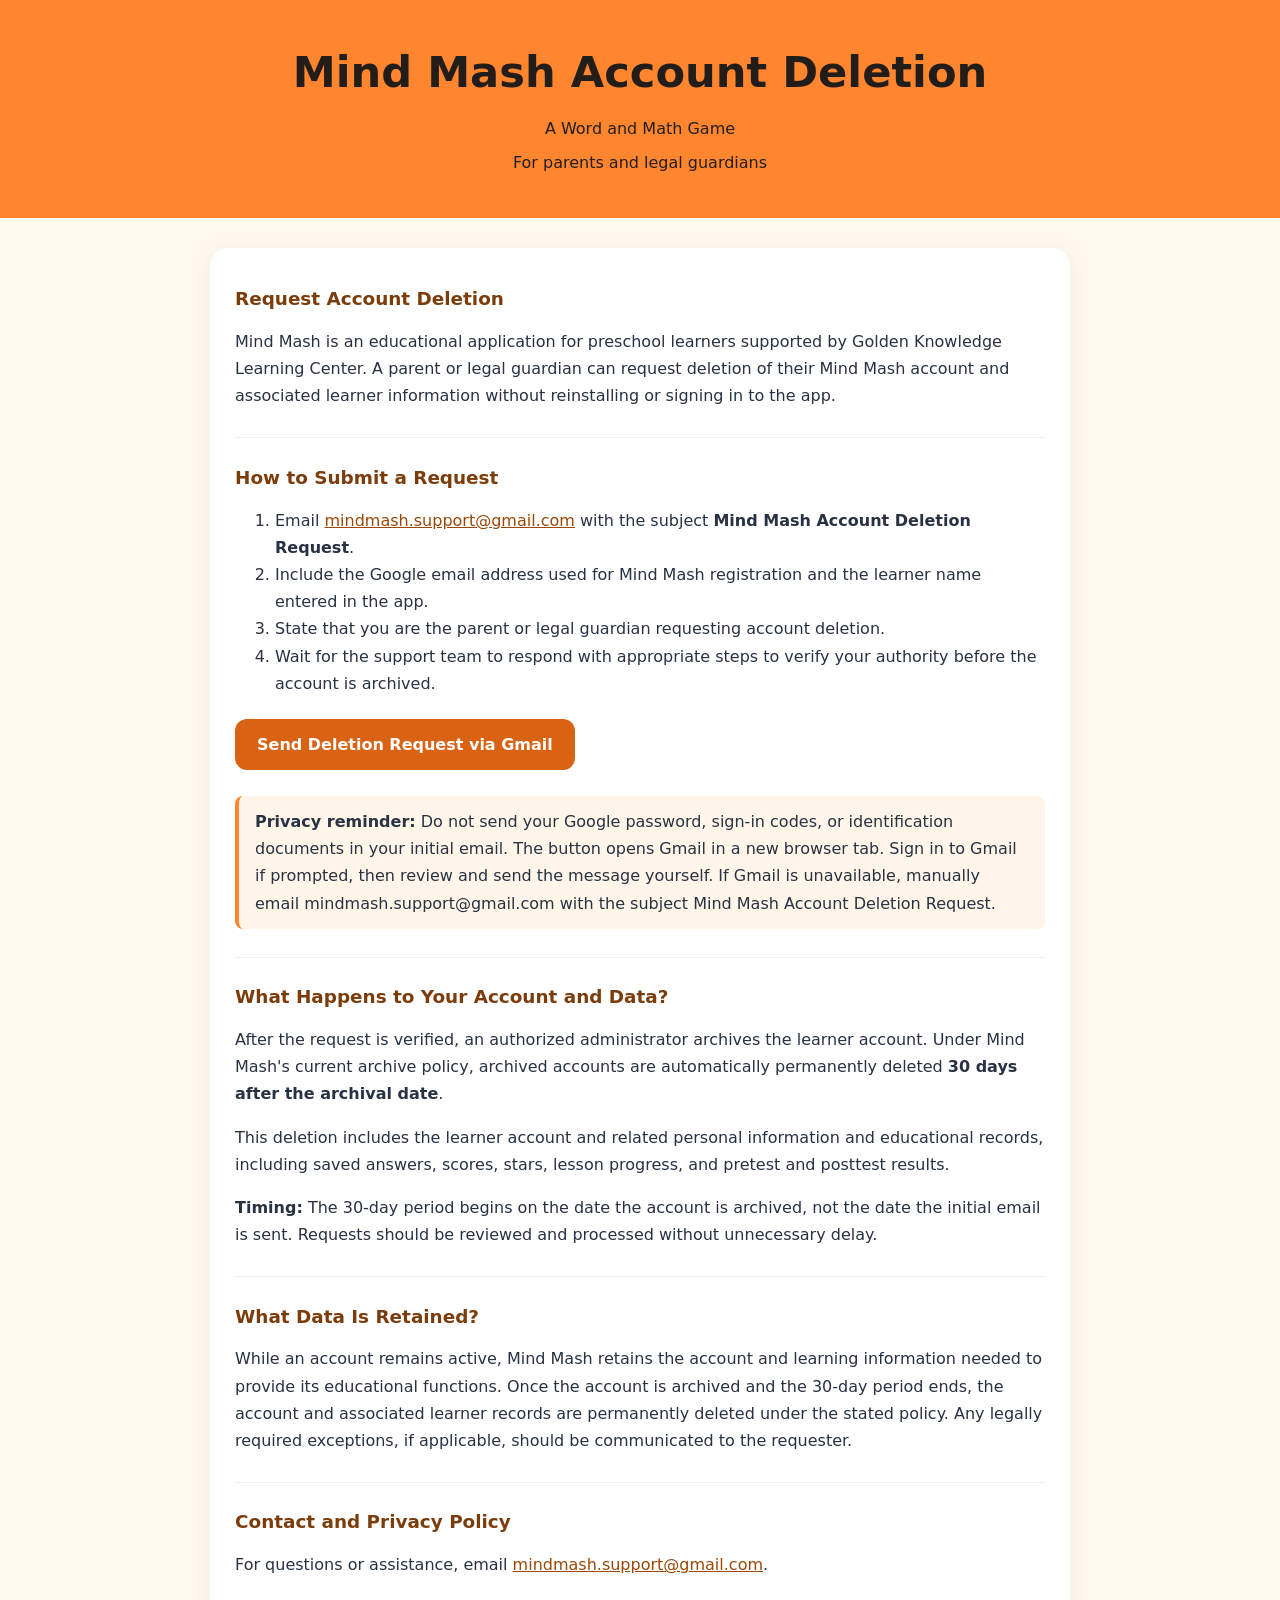
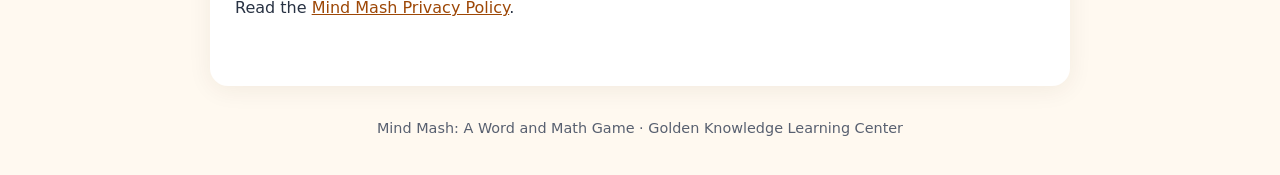
<file: delete-account.html>
<!doctype html>
<html lang="en">
<head>
  <meta charset="utf-8">
  <meta name="viewport" content="width=device-width, initial-scale=1">
  <meta name="color-scheme" content="light">
  <meta name="description" content="Request deletion of a Mind Mash account and associated learner information.">
  <title>Account Deletion | Mind Mash</title>
  <style>
    :root { color-scheme: light; }
    * { box-sizing: border-box; }
    body { margin: 0; background: #fff9f0; color: #283243; font: 16px/1.7 system-ui,-apple-system,Segoe UI,Arial,sans-serif; }
    header { background: #ff862e; color: #231d19; padding: 36px 20px; text-align: center; }
    header h1 { font-size: clamp(1.8rem,5vw,2.7rem); margin: 0; }
    header p { margin: 6px 0; }
    main { max-width: 860px; margin: 30px auto; padding: 12px 25px 36px; background: white; border-radius: 18px; box-shadow: 0 4px 24px #422a1212; }
    section { padding: 12px 0; border-bottom: 1px solid #eee; }
    section:last-child { border: 0; }
    h2 { font-size: 1.15rem; line-height: 1.35; color: #7c3d0c; }
    a { color: #9d4706; overflow-wrap: anywhere; }
    .button { display: inline-block; background: #d96313; color: #fff; font-weight: 700; padding: 12px 22px; border-radius: 12px; text-decoration: none; margin: 6px 0 10px; }
    .button:hover, .button:focus { background: #a94407; }
    .note { background: #fff5e8; border-left: 4px solid #ff862e; padding: 12px 16px; border-radius: 8px; }
    footer { text-align: center; padding: 0 18px 35px; color: #586070; font-size: .9rem; }
    @media(max-width:600px) { main { margin: 0 10px 20px; padding: 8px 18px; border-radius: 12px; } .button { display: block; text-align: center; } }
  </style>
</head>
<body>
<header>
  <h1>Mind Mash Account Deletion</h1>
  <p>A Word and Math Game</p>
  <p>For parents and legal guardians</p>
</header>
<main>
  <section>
    <h2>Request Account Deletion</h2>
    <p>Mind Mash is an educational application for preschool learners supported by Golden Knowledge Learning Center. A parent or legal guardian can request deletion of their Mind Mash account and associated learner information without reinstalling or signing in to the app.</p>
  </section>
  <section>
    <h2>How to Submit a Request</h2>
    <ol>
      <li>Email <a href="mailto:mindmash.support@gmail.com">mindmash.support@gmail.com</a> with the subject <strong>Mind Mash Account Deletion Request</strong>.</li>
      <li>Include the Google email address used for Mind Mash registration and the learner name entered in the app.</li>
      <li>State that you are the parent or legal guardian requesting account deletion.</li>
      <li>Wait for the support team to respond with appropriate steps to verify your authority before the account is archived.</li>
    </ol>
    <a class="button" href="https://mail.google.com/mail/?view=cm&amp;fs=1&amp;to=mindmash.support%40gmail.com&amp;su=Mind+Mash+Account+Deletion+Request&amp;body=Hello+Mind+Mash+Support%2C%0A%0AI+am+the+parent+or+legal+guardian+and+would+like+to+request+account+deletion.%0A%0ARegistered+Google+email%3A+%0ALearner+name%3A+%0A%0AThank+you." target="_blank" rel="noopener noreferrer">Send Deletion Request via Gmail</a>
    <p class="note"><strong>Privacy reminder:</strong> Do not send your Google password, sign-in codes, or identification documents in your initial email. The button opens Gmail in a new browser tab. Sign in to Gmail if prompted, then review and send the message yourself. If Gmail is unavailable, manually email mindmash.support@gmail.com with the subject Mind Mash Account Deletion Request.</p>
  </section>
  <section>
    <h2>What Happens to Your Account and Data?</h2>
    <p>After the request is verified, an authorized administrator archives the learner account. Under Mind Mash's current archive policy, archived accounts are automatically permanently deleted <strong>30 days after the archival date</strong>.</p>
    <p>This deletion includes the learner account and related personal information and educational records, including saved answers, scores, stars, lesson progress, and pretest and posttest results.</p>
    <p><strong>Timing:</strong> The 30-day period begins on the date the account is archived, not the date the initial email is sent. Requests should be reviewed and processed without unnecessary delay.</p>
  </section>
  <section>
    <h2>What Data Is Retained?</h2>
    <p>While an account remains active, Mind Mash retains the account and learning information needed to provide its educational functions. Once the account is archived and the 30-day period ends, the account and associated learner records are permanently deleted under the stated policy. Any legally required exceptions, if applicable, should be communicated to the requester.</p>
  </section>
  <section>
    <h2>Contact and Privacy Policy</h2>
    <p>For questions or assistance, email <a href="mailto:mindmash.support@gmail.com">mindmash.support@gmail.com</a>.</p>
    <p>Read the <a href="/privacy-policy.html">Mind Mash Privacy Policy</a>.</p>
  </section>
</main>
<footer>Mind Mash: A Word and Math Game · Golden Knowledge Learning Center</footer>
</body>
</html>
</file>
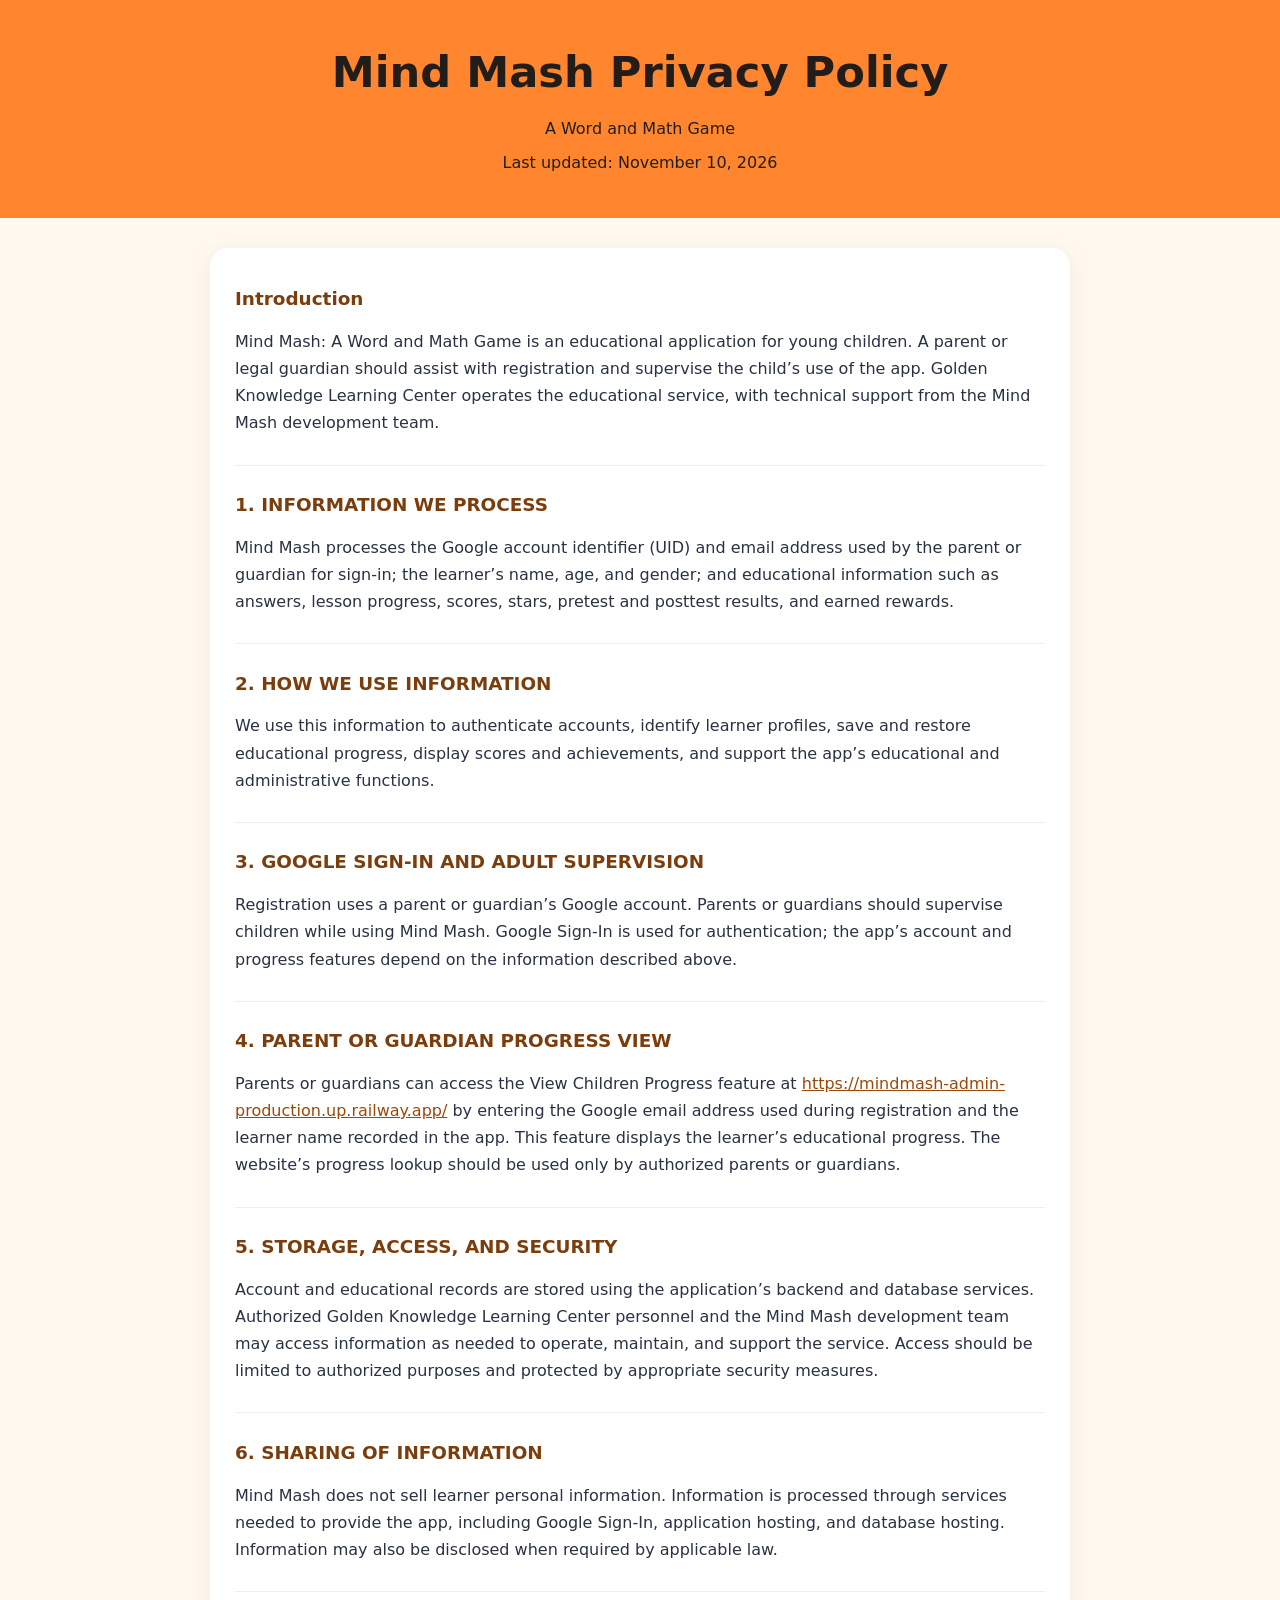
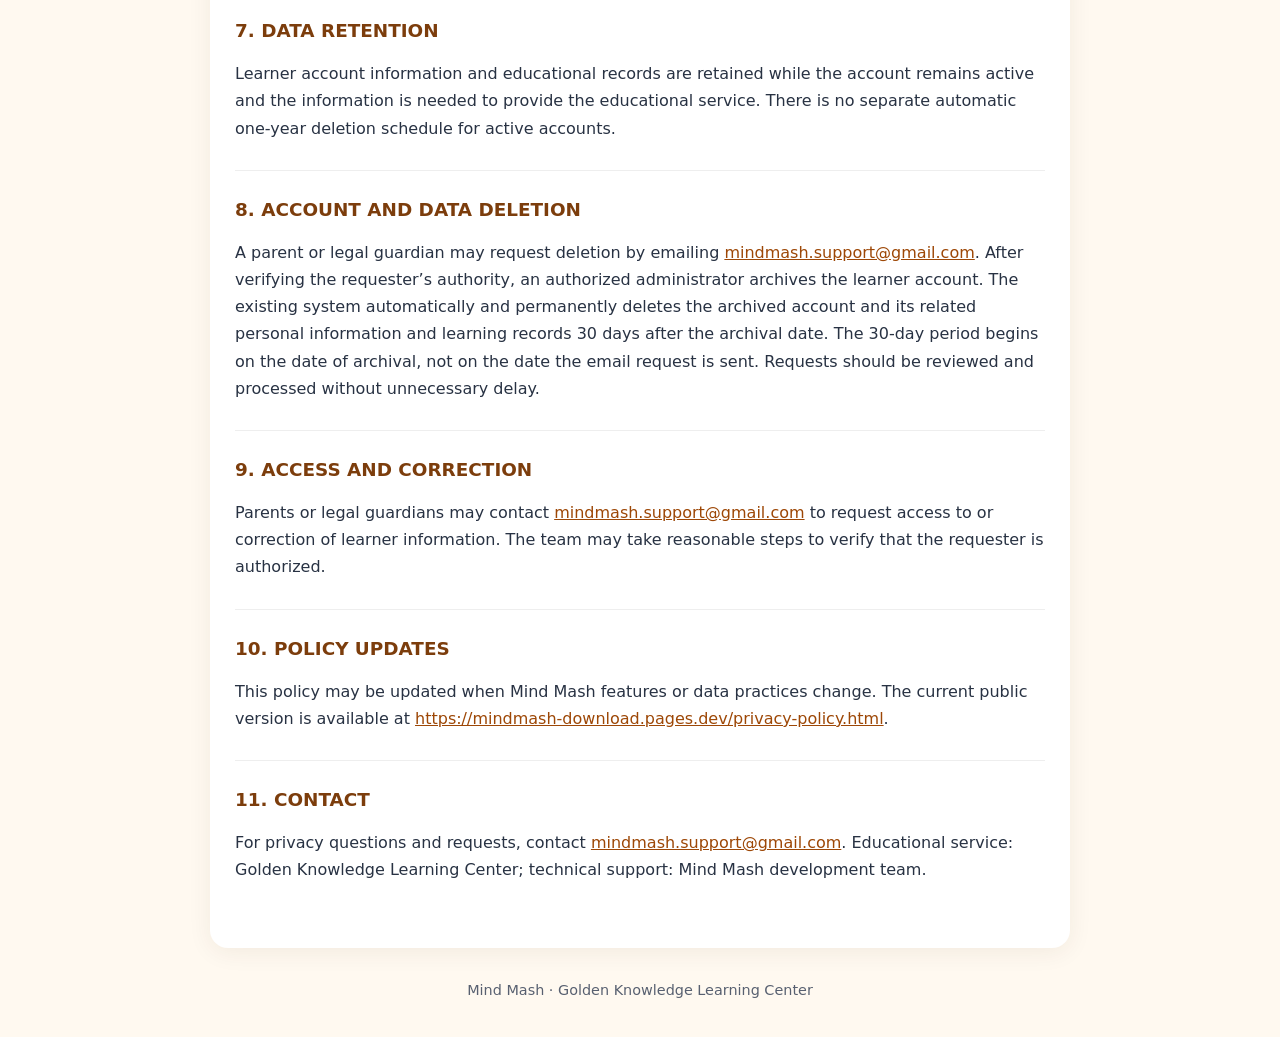
<file: privacy-policy.html>
<!doctype html><html lang="en"><head><meta charset="utf-8"><meta name="viewport" content="width=device-width,initial-scale=1"><meta name="description" content="Privacy Policy for Mind Mash: A Word and Math Game"><title>Privacy Policy | Mind Mash</title><style>:root{color-scheme:light}*{box-sizing:border-box}body{margin:0;background:#fff9f0;color:#283243;font:16px/1.7 system-ui,-apple-system,Segoe UI,Arial,sans-serif}header{background:#ff862e;color:#231d19;padding:36px 20px;text-align:center}header h1{font-size:clamp(1.8rem,5vw,2.7rem);margin:0}header p{margin:6px 0}main{max-width:860px;margin:30px auto;padding:12px 25px 36px;background:white;border-radius:18px;box-shadow:0 4px 24px #422a1212}section{padding:12px 0;border-bottom:1px solid #eee}section:last-child{border:0}h2{font-size:1.15rem;line-height:1.35;color:#7c3d0c}a{color:#9d4706;overflow-wrap:anywhere}footer{text-align:center;padding:0 18px 35px;color:#586070;font-size:.9rem}@media(max-width:600px){main{margin:0 10px 20px;padding:8px 18px;border-radius:12px}}</style></head><body><header><h1>Mind Mash Privacy Policy</h1><p>A Word and Math Game</p><p>Last updated: November 10, 2026</p></header><main><section><h2>Introduction</h2><p>Mind Mash: A Word and Math Game is an educational application for young children. A parent or legal guardian should assist with registration and supervise the child’s use of the app. Golden Knowledge Learning Center operates the educational service, with technical support from the Mind Mash development team.</p></section><section><h2>1. INFORMATION WE PROCESS</h2><p>Mind Mash processes the Google account identifier (UID) and email address used by the parent or guardian for sign-in; the learner’s name, age, and gender; and educational information such as answers, lesson progress, scores, stars, pretest and posttest results, and earned rewards.</p></section><section><h2>2. HOW WE USE INFORMATION</h2><p>We use this information to authenticate accounts, identify learner profiles, save and restore educational progress, display scores and achievements, and support the app’s educational and administrative functions.</p></section><section><h2>3. GOOGLE SIGN-IN AND ADULT SUPERVISION</h2><p>Registration uses a parent or guardian’s Google account. Parents or guardians should supervise children while using Mind Mash. Google Sign-In is used for authentication; the app’s account and progress features depend on the information described above.</p></section><section><h2>4. PARENT OR GUARDIAN PROGRESS VIEW</h2><p>Parents or guardians can access the View Children Progress feature at <a href="https://mindmash-admin-production.up.railway.app/">https://mindmash-admin-production.up.railway.app/</a> by entering the Google email address used during registration and the learner name recorded in the app. This feature displays the learner’s educational progress. The website’s progress lookup should be used only by authorized parents or guardians.</p></section><section><h2>5. STORAGE, ACCESS, AND SECURITY</h2><p>Account and educational records are stored using the application’s backend and database services. Authorized Golden Knowledge Learning Center personnel and the Mind Mash development team may access information as needed to operate, maintain, and support the service. Access should be limited to authorized purposes and protected by appropriate security measures.</p></section><section><h2>6. SHARING OF INFORMATION</h2><p>Mind Mash does not sell learner personal information. Information is processed through services needed to provide the app, including Google Sign-In, application hosting, and database hosting. Information may also be disclosed when required by applicable law.</p></section><section><h2>7. DATA RETENTION</h2><p>Learner account information and educational records are retained while the account remains active and the information is needed to provide the educational service. There is no separate automatic one-year deletion schedule for active accounts.</p></section><section><h2>8. ACCOUNT AND DATA DELETION</h2><p>A parent or legal guardian may request deletion by emailing <a href="mailto:mindmash.support@gmail.com">mindmash.support@gmail.com</a>. After verifying the requester’s authority, an authorized administrator archives the learner account. The existing system automatically and permanently deletes the archived account and its related personal information and learning records 30 days after the archival date. The 30-day period begins on the date of archival, not on the date the email request is sent. Requests should be reviewed and processed without unnecessary delay.</p></section><section><h2>9. ACCESS AND CORRECTION</h2><p>Parents or legal guardians may contact <a href="mailto:mindmash.support@gmail.com">mindmash.support@gmail.com</a> to request access to or correction of learner information. The team may take reasonable steps to verify that the requester is authorized.</p></section><section><h2>10. POLICY UPDATES</h2><p>This policy may be updated when Mind Mash features or data practices change. The current public version is available at <a href="https://mindmash-download.pages.dev/privacy-policy.html">https://mindmash-download.pages.dev/privacy-policy.html</a>.</p></section><section><h2>11. CONTACT</h2><p>For privacy questions and requests, contact <a href="mailto:mindmash.support@gmail.com">mindmash.support@gmail.com</a>. Educational service: Golden Knowledge Learning Center; technical support: Mind Mash development team.</p></section></main><footer>Mind Mash · Golden Knowledge Learning Center</footer></body></html>
</file>
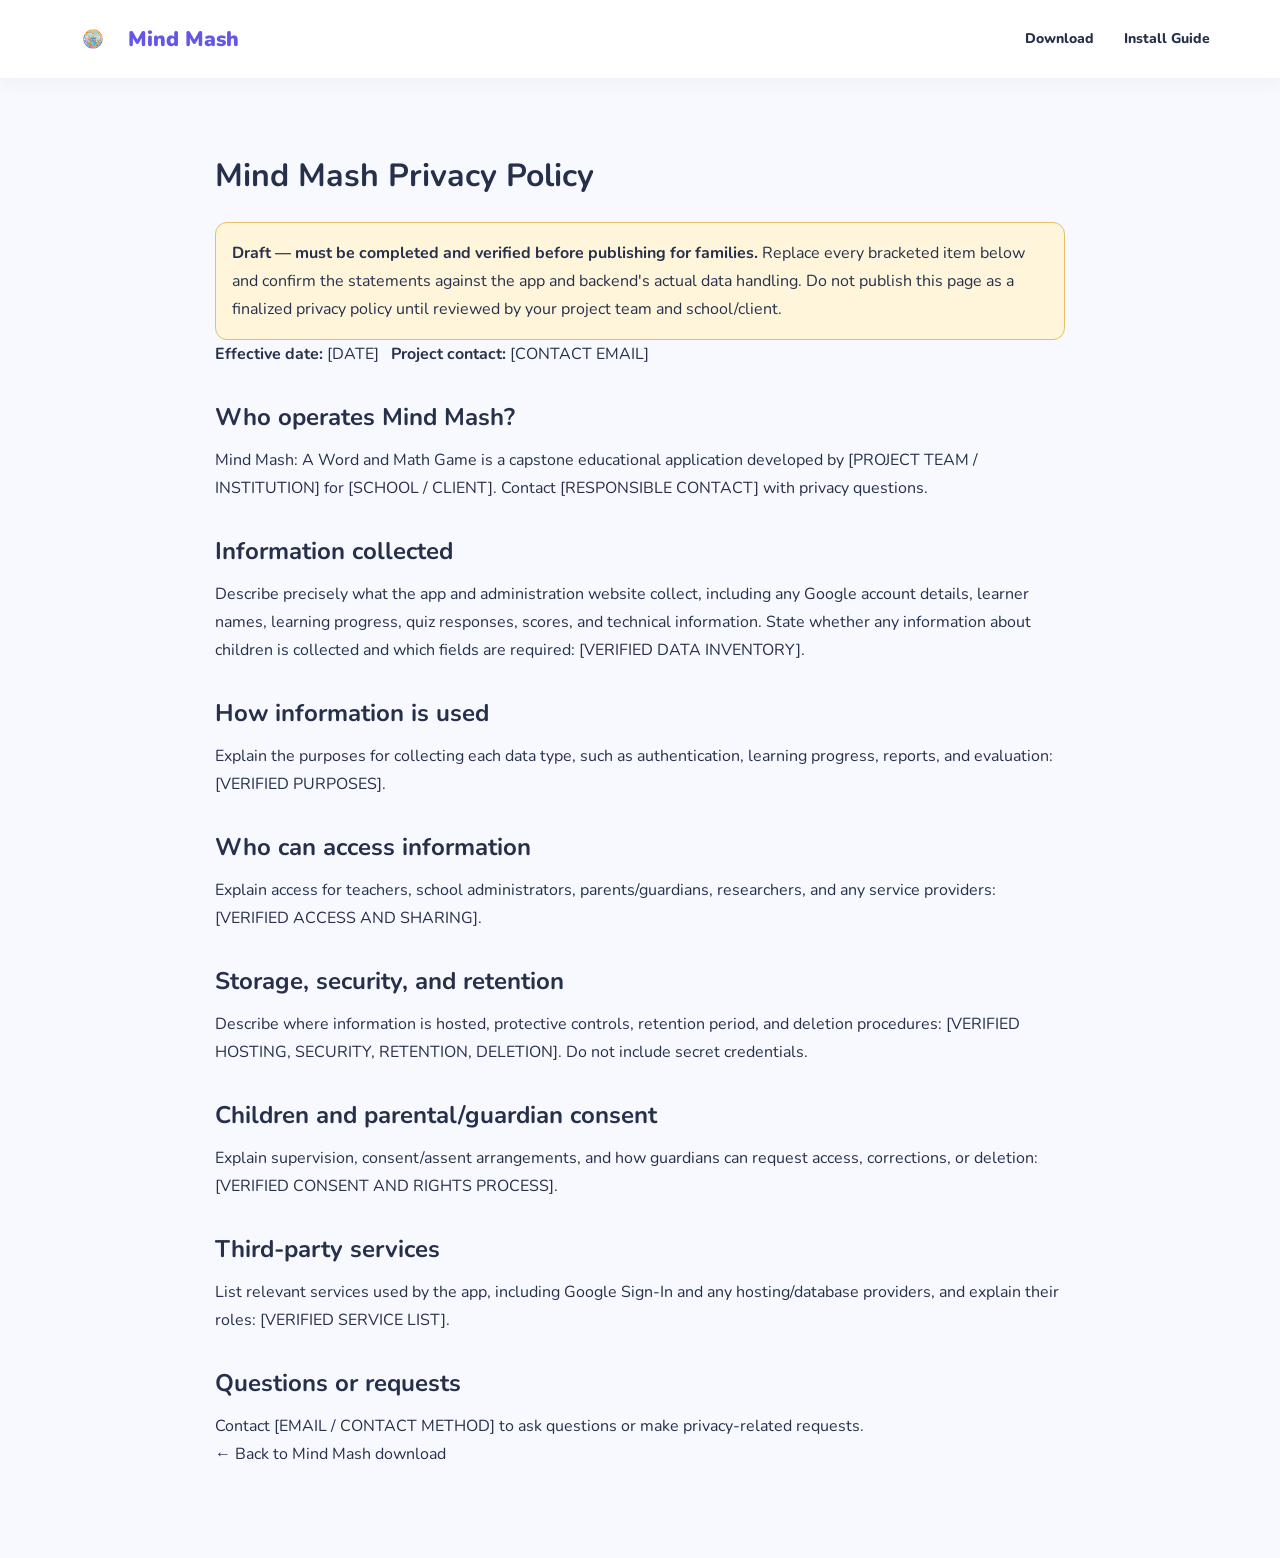
<file: privacy.html>
<!DOCTYPE html>
<html lang="en">
<head><meta charset="UTF-8"><meta name="viewport" content="width=device-width, initial-scale=1"><title>Privacy Policy | Mind Mash</title><link rel="stylesheet" href="style.css"></head>
<body>
<header class="header"><nav class="navbar container"><a href="index.html#home" class="brand"><img src="assets/mindmash_rblogo.png" alt="Mind Mash Logo"><span>Mind Mash</span></a><div class="nav-links"><a href="index.html#download">Download</a><a href="index.html#guide">Install Guide</a></div></nav></header>
<main class="container privacy-page">
<h1>Mind Mash Privacy Policy</h1>
<p class="privacy-draft-warning"><strong>Draft — must be completed and verified before publishing for families.</strong> Replace every bracketed item below and confirm the statements against the app and backend's actual data handling. Do not publish this page as a finalized privacy policy until reviewed by your project team and school/client.</p>
<p><strong>Effective date:</strong> [DATE] &nbsp; <strong>Project contact:</strong> [CONTACT EMAIL]</p>
<h2>Who operates Mind Mash?</h2><p>Mind Mash: A Word and Math Game is a capstone educational application developed by [PROJECT TEAM / INSTITUTION] for [SCHOOL / CLIENT]. Contact [RESPONSIBLE CONTACT] with privacy questions.</p>
<h2>Information collected</h2><p>Describe precisely what the app and administration website collect, including any Google account details, learner names, learning progress, quiz responses, scores, and technical information. State whether any information about children is collected and which fields are required: [VERIFIED DATA INVENTORY].</p>
<h2>How information is used</h2><p>Explain the purposes for collecting each data type, such as authentication, learning progress, reports, and evaluation: [VERIFIED PURPOSES].</p>
<h2>Who can access information</h2><p>Explain access for teachers, school administrators, parents/guardians, researchers, and any service providers: [VERIFIED ACCESS AND SHARING].</p>
<h2>Storage, security, and retention</h2><p>Describe where information is hosted, protective controls, retention period, and deletion procedures: [VERIFIED HOSTING, SECURITY, RETENTION, DELETION]. Do not include secret credentials.</p>
<h2>Children and parental/guardian consent</h2><p>Explain supervision, consent/assent arrangements, and how guardians can request access, corrections, or deletion: [VERIFIED CONSENT AND RIGHTS PROCESS].</p>
<h2>Third-party services</h2><p>List relevant services used by the app, including Google Sign-In and any hosting/database providers, and explain their roles: [VERIFIED SERVICE LIST].</p>
<h2>Questions or requests</h2><p>Contact [EMAIL / CONTACT METHOD] to ask questions or make privacy-related requests.</p>
<p><a href="index.html">← Back to Mind Mash download</a></p>
</main>
</body></html>
</file>
<file: style.css>
@import url('https://fonts.googleapis.com/css2?family=Nunito:wght@400;500;600;700;800;900&display=swap');

:root {
  --primary: #6457e8;
  --primary-dark: #5144cf;
  --text: #27304b;
  --muted: #68738c;
  --background: #f7f9ff;
  --white: #ffffff;
}

* {
  box-sizing: border-box;
  margin: 0;
  padding: 0;
}

html {
  scroll-behavior: smooth;
  scroll-padding-top: 90px;
}

body {
  font-family: 'Nunito', sans-serif;
  background: var(--background);
  color: var(--text);
  line-height: 1.65;
}

a {
  text-decoration: none;
  color: inherit;
}

img {
  max-width: 100%;
  display: block;
}

.container {
  width: min(1140px, 92%);
  margin: 0 auto;
}

.header {
  background: rgba(255,255,255,.95);
  position: sticky;
  top: 0;
  z-index: 100;
  box-shadow: 0 3px 20px rgba(30,40,80,.05);
}

.navbar {
  min-height: 78px;
  display: flex;
  align-items: center;
  justify-content: space-between;
  gap: 20px;
}

.brand {
  display: flex;
  align-items: center;
  gap: 12px;
  font-weight: 900;
  font-size: 21px;
  color: var(--primary);
}

.brand img {
  width: 46px;
  height: 46px;
  object-fit: contain;
  background: white;
  border-radius: 13px;
  padding: 4px;
}

.nav-links {
  display: flex;
  gap: 30px;
  font-size: 14px;
  font-weight: 800;
}

.nav-links a:hover {
  color: var(--primary);
}

.hero {
  min-height: 620px;
  display: grid;
  grid-template-columns: 1.1fr 1fr;
  align-items: center;
  gap: 50px;
  padding-top: 80px;
  padding-bottom: 90px;
}

.eyebrow {
  color: var(--primary);
  font-size: 12px;
  font-weight: 900;
  letter-spacing: 2px;
}

.hero h1 {
  font-size: clamp(36px, 5vw, 60px);
  line-height: 1.16;
  font-weight: 900;
  margin: 18px 0 22px;
}

.hero h1 span {
  color: var(--primary);
}

.hero-content > p {
  color: var(--muted);
  max-width: 530px;
  font-size: 17px;
}

.hero-buttons {
  display: flex;
  gap: 14px;
  flex-wrap: wrap;
  margin-top: 32px;
}

.btn {
  display: inline-flex;
  justify-content: center;
  align-items: center;
  text-align: center;
  padding: 15px 25px;
  border-radius: 14px;
  font-size: 14px;
  font-weight: 900;
  transition: .25s;
}

.btn:hover {
  transform: translateY(-3px);
}

.btn-primary {
  background: var(--primary);
  color: white;
  box-shadow: 0 10px 25px rgba(100,87,232,.2);
}

.btn-primary:hover {
  background: var(--primary-dark);
}

.btn-secondary {
  background: white;
  color: var(--primary);
  border: 1px solid #dedcff;
}

.hero-note {
  margin-top: 25px;
  font-size: 13px;
  color: var(--muted);
}

.hero-visual {
  position: relative;
  min-height: 420px;
  display: flex;
  align-items: center;
  justify-content: center;
  background: radial-gradient(circle, #e9e6ff 0%, transparent 70%);
}

.logo-card {
  width: min(330px, 85%);
  aspect-ratio: 1;
  background: white;
  border-radius: 38px;
  padding: 32px;
  box-shadow: 0 25px 65px rgba(85,75,180,.14);
  display: flex;
  align-items: center;
  justify-content: center;
  transform: rotate(-3deg);
  animation: float 12s ease-in-out infinite;
}

.logo-card img {
  width: 100%;
  height: 100%;
  object-fit: contain;
}

.floating-shape {
  position: absolute;
  background: white;
  padding: 14px 20px;
  border-radius: 18px;
  font-weight: 900;
  box-shadow: 0 10px 25px rgba(30,40,80,.08);
}

.shape-one {
  top: 12%;
  left: 4%;
  color: #ffbd43;
  font-size: 26px;
}

.shape-two {
  top: 10%;
  right: 0;
  color: #f472a0;
}

.shape-three {
  bottom: 12%;
  right: 3%;
  color: #36b9a8;
}

@keyframes float {
  0%, 100% { transform: translateY(0) rotate(-3deg); }
  50% { transform: translateY(-4px) rotate(-2.5deg); }
}

.features-section {
  background: white;
  padding: 95px 0;
}

.section-heading {
  text-align: center;
  margin-bottom: 45px;
}

.section-heading h2 {
  font-size: clamp(28px, 4vw, 38px);
  font-weight: 900;
  margin: 10px 0;
}

.section-heading p {
  color: var(--muted);
}

.feature-grid {
  display: grid;
  grid-template-columns: repeat(3, 1fr);
  gap: 24px;
}

.feature-card {
  padding: 35px 28px;
  border-radius: 25px;
  border: 1px solid #edf0f7;
  transition: .25s;
}

.feature-card:hover {
  transform: translateY(-7px);
  box-shadow: 0 15px 35px rgba(30,40,80,.07);
}

.feature-card.word { background: #fff5f8; }
.feature-card.math { background: #effaf5; }
.feature-card.audio { background: #f2f1ff; }

.feature-icon {
  font-size: 40px;
  margin-bottom: 20px;
}

.feature-card h3 {
  font-size: 23px;
  font-weight: 900;
  margin-bottom: 10px;
}

.feature-card p {
  color: var(--muted);
  font-size: 14px;
  min-height: 95px;
}

.feature-tag {
  display: inline-block;
  margin-top: 22px;
  background: white;
  padding: 7px 13px;
  border-radius: 30px;
  font-size: 12px;
  font-weight: 800;
}

.benefits {
  padding-top: 95px;
  padding-bottom: 100px;
}

.benefit-grid {
  display: grid;
  grid-template-columns: repeat(3, 1fr);
  gap: 22px;
}

.benefit-item {
  background: white;
  padding: 28px;
  border-radius: 20px;
  text-align: center;
  border: 1px solid #edf0f7;
}

.benefit-item span {
  font-size: 35px;
}

.benefit-item h3 {
  font-size: 18px;
  margin: 12px 0 8px;
}

.benefit-item p {
  color: var(--muted);
  font-size: 13px;
}

.download-section {
  padding: 90px 0;
  background: linear-gradient(135deg, #eae7ff, #e7f8ff);
}

.download-card {
  max-width: 760px;
  margin: auto;
  text-align: center;
  background: white;
  padding: 50px 35px;
  border-radius: 30px;
  box-shadow: 0 20px 60px rgba(80,75,140,.09);
}

.download-logo {
  width: 115px;
  height: 115px;
  background: white;
  border: 1px solid #edf0f7;
  border-radius: 25px;
  padding: 12px;
  margin: 0 auto 25px;
  box-shadow: 0 10px 25px rgba(30,40,80,.08);
}

.download-logo img {
  width: 100%;
  height: 100%;
  object-fit: contain;
}

.download-card h2 {
  font-size: clamp(28px, 4vw, 38px);
  font-weight: 900;
  margin: 10px 0;
}

.download-card > p {
  color: var(--muted);
  max-width: 520px;
  margin: 12px auto;
}

.app-details {
  display: flex;
  justify-content: center;
  gap: 10px;
  flex-wrap: wrap;
  margin: 25px 0;
}

.app-details span {
  background: #f1f2ff;
  color: var(--primary);
  padding: 7px 13px;
  border-radius: 20px;
  font-size: 12px;
  font-weight: 800;
}

.btn-download {
  background: #20a66b;
  color: white;
  min-width: 260px;
}

.btn-download:hover {
  background: #168858;
}

.btn-download[aria-disabled="true"] {
  background: #9ca3af;
  cursor: not-allowed;
  box-shadow: none;
}

.download-status {
  font-size: 13px;
  font-weight: 800;
}

.download-warning {
  font-size: 12px;
  line-height: 1.7;
}

.guide-section {
  padding-top: 100px;
  padding-bottom: 100px;
}

.steps-grid {
  display: grid;
  grid-template-columns: repeat(4, 1fr);
  gap: 20px;
}

.step-card {
  background: white;
  border: 1px solid #edf0f7;
  padding: 28px 22px;
  border-radius: 20px;
}

.step-number {
  display: inline-flex;
  align-items: center;
  justify-content: center;
  width: 48px;
  height: 48px;
  background: #eeecff;
  color: var(--primary);
  border-radius: 14px;
  font-size: 18px;
  font-weight: 900;
  margin-bottom: 18px;
}

.step-card h3 {
  font-size: 17px;
  margin-bottom: 8px;
}

.step-card p {
  color: var(--muted);
  font-size: 13px;
}

.guide-reminder {
  text-align: center;
  color: var(--muted);
  font-size: 13px;
  margin-top: 30px;
}

.footer {
  background: #252a49;
  color: white;
  padding-top: 50px;
}

.footer-content {
  display: flex;
  justify-content: space-between;
  gap: 25px;
  padding-bottom: 40px;
}

.footer-content strong {
  font-size: 22px;
}

.footer-content p {
  color: #c5c8dd;
  font-size: 13px;
  margin-top: 8px;
}

.footer-links {
  display: flex;
  flex-wrap: wrap;
  gap: 22px;
  font-size: 13px;
}

.footer-bottom {
  border-top: 1px solid rgba(255,255,255,.12);
  padding: 20px;
  text-align: center;
  color: #c5c8dd;
  font-size: 12px;
}

@media (max-width: 900px) {
  .hero {
    grid-template-columns: 1fr;
    text-align: center;
    gap: 15px;
    padding-top: 65px;
  }

  .hero-content > p {
    margin: auto;
  }

  .hero-buttons {
    justify-content: center;
  }

  .hero-visual {
    min-height: 340px;
  }

  .feature-grid,
  .benefit-grid {
    grid-template-columns: 1fr;
  }

  .feature-card p {
    min-height: auto;
  }

  .steps-grid {
    grid-template-columns: repeat(2, 1fr);
  }
}

@media (max-width: 550px) {
  .navbar {
    min-height: 70px;
    flex-wrap: wrap;
    justify-content: center;
    padding: 12px 0;
  }

  .nav-links {
    gap: 18px;
    font-size: 12px;
  }

  .hero {
    padding-top: 45px;
    padding-bottom: 65px;
  }

  .hero-content > p {
    font-size: 15px;
  }

  .hero-buttons {
    flex-direction: column;
  }

  .hero-buttons .btn {
    width: 100%;
  }

  .hero-visual {
    min-height: 300px;
  }

  .logo-card {
    width: 240px;
    padding: 22px;
  }

  .floating-shape {
    padding: 8px 12px;
    font-size: 13px;
  }

  .features-section,
  .benefits,
  .guide-section {
    padding-top: 65px;
    padding-bottom: 65px;
  }

  .steps-grid {
    grid-template-columns: 1fr;
  }

  .download-card {
    padding: 40px 20px;
  }

  .btn-download {
    width: 100%;
    min-width: 0;
  }

  .footer-content {
    flex-direction: column;
  }
}

@media (prefers-reduced-motion: reduce) {
  *, *::before, *::after {
    animation-duration: .01ms !important;
    scroll-behavior: auto !important;
  }
}


/* APP SCREENSHOTS GALLERY */

.screenshots-section {
  background: #f4f3ff;
  padding: 95px 0;
}

.screenshots-wrapper {
  display: flex;
  align-items: center;
  gap: 15px;
}

.screenshots-track {
  display: flex;
  gap: 22px;
  overflow-x: auto;
  scroll-snap-type: x mandatory;
  scroll-behavior: smooth;
  padding: 20px 5px 28px;
  scrollbar-width: thin;
  flex: 1;
  min-width: 0;
}

.screenshot-item {
  flex: 0 0 230px;
  scroll-snap-align: center;
  text-align: center;
}

.screenshot-item img {
  width: 100%;
  height: 420px;
  object-fit: contain;
  background: #ffffff;
  border-radius: 22px;
  border: 5px solid #ffffff;
  box-shadow: 0 12px 30px rgba(60, 50, 130, .13);
  cursor: zoom-in;
  transition: transform .25s ease;
}

.screenshot-item img:hover {
  transform: translateY(-5px);
}

.screenshot-item h3 {
  font-size: 15px;
  font-weight: 900;
  margin-top: 16px;
}

.gallery-arrow {
  flex: 0 0 42px;
  height: 42px;
  border: none;
  border-radius: 50%;
  background: #6457e8;
  color: white;
  font-size: 20px;
  cursor: pointer;
}

.gallery-arrow:hover {
  background: #5144cf;
}

.gallery-hint {
  text-align: center;
  color: #68738c;
  font-size: 13px;
  margin-top: 12px;
}

/* FULL SCREEN IMAGE PREVIEW */

.screenshot-lightbox {
  position: fixed;
  inset: 0;
  z-index: 9999;
  background: rgba(15, 18, 40, .92);
  display: flex;
  justify-content: center;
  align-items: center;
  padding: 55px 20px 25px;
}

.screenshot-lightbox[hidden] {
  display: none;
}

.screenshot-lightbox img {
  max-width: 95%;
  max-height: 90%;
  object-fit: contain;
  border-radius: 12px;
}

.lightbox-close {
  position: absolute;
  top: 15px;
  right: 25px;
  border: none;
  background: transparent;
  color: white;
  font-size: 38px;
  cursor: pointer;
}

@media (max-width: 600px) {
  .screenshots-section {
    padding: 65px 0;
  }

  .screenshots-wrapper {
    gap: 5px;
  }

  .screenshots-track {
    gap: 12px;
  }

  .screenshot-item {
    flex-basis: 200px;
  }

  .screenshot-item img {
    height: 370px;
  }

  .gallery-arrow {
    flex-basis: 30px;
    height: 36px;
    font-size: 15px;
  }
}

@media (prefers-reduced-motion: reduce) {
  .screenshots-track {
    scroll-behavior: auto;
  }
}


/* INSTALLATION SECURITY INFO */
.security-note { margin: 30px auto 0; padding: 24px; max-width: 880px; border: 1px solid #dddaf8; border-radius: 20px; background: #f8f7ff; overflow-wrap: anywhere; }
.security-note h3 { margin: 0 0 10px; }
.security-note p { margin: 10px 0; line-height: 1.65; }
.security-note code { display: inline-block; font-size: 12px; word-break: break-all; margin: 8px 12px 8px 0; }
.security-small { font-size: 13px; color: #626c82; }
.copy-checksum { padding: 8px 13px; border: 0; border-radius: 10px; background: #6457e8; color: white; cursor: pointer; }
#checksumCopyStatus { margin-left: 10px; font-size: 13px; }
.privacy-page { max-width: 850px; padding-top: 70px; padding-bottom: 90px; line-height: 1.75; }
.privacy-page h1 { margin-bottom: 18px; }
.privacy-page h2 { margin-top: 28px; margin-bottom: 8px; }
.privacy-draft-warning { padding: 16px; background: #fff5db; border: 1px solid #e5bf65; border-radius: 12px; }

/* Gallery layout safeguards */
.screenshots-wrapper { width: 100%; max-width: 1100px; margin: 0 auto; }
.screenshots-track { min-width: 0; width: 0; }
.gallery-hint { display: block; width: 100%; margin: 14px auto 0; clear: both; }
@media (prefers-reduced-motion: reduce) { .logo-card { animation: none; } }
</file>
